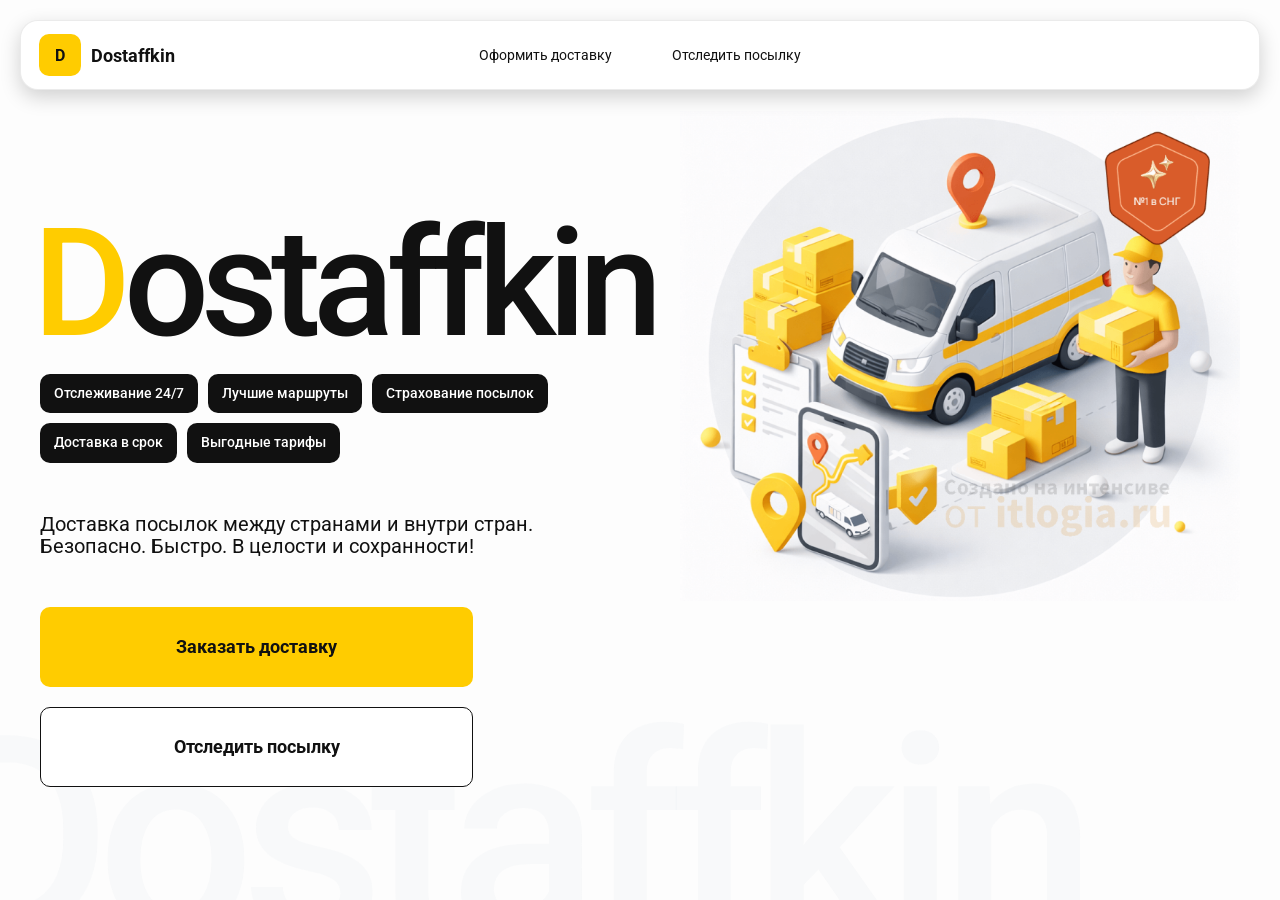
<file: index.html>
<!DOCTYPE html>
<html lang="en">

<head>
    <meta charset="UTF-8">
    <!-- Тег для корректного отображения на моб. устройствах -->
    <meta name="viewport" content="width=device-width,initial-scale=1,maximum-scale=1,user-scalable=0" />
    <title>Dostaffkin — Доставка посылок между странами и внутри стран. Безопасно. Быстро. В целости и сохранности!
    </title>

    <link rel="stylesheet" href="styles/base.css">
    <link rel="stylesheet" href="styles/base_adaptive.css">
    <link rel="stylesheet" href="styles/index.css">
    <link rel="stylesheet" href="styles/index_adaptive.css">
</head>

<body>
    <div class="container">
        <header class="header">
            <a class="header-brand" href="#">
                <div class="header-logo">D</div>
                <div class="header-title">Dostaffkin</div>
            </a>
            <nav class="header-menu">
                <a class="header-link" href="./order.html">Оформить <span>доставку</span></a>
                <a class="header-link" href="./track.html">Отследить <span>посылку</span></a>
            </nav>
        </header>
        <main class="main">
            <section class="main-info">
                <div class="main-title">
                    <span>D</span>ostaffkin
                </div>
                <div class="main-features">
                    <div class="main-feature">Отслеживание 24/7</div>
                    <div class="main-feature">Лучшие маршруты</div>
                    <div class="main-feature">Страхование посылок</div>
                    <div class="main-feature">Доставка в срок</div>
                    <div class="main-feature">Выгодные тарифы</div>
                </div>
                <div class="main-description">
                    Доставка посылок между странами и внутри стран.
                    Безопасно. Быстро. В целости и сохранности!
                </div>
                <div class="main-actions">
                    <a class="button" type="button" href="./order.html">Заказать доставку</a>
                    <a class="button button-white" type="button" href="./track.html">Отследить посылку</a>
                </div>
            </section>
            <div class="main-title-ghost">Dostaffkin</div>
            <section class="main-image">
                <img src="images/main-image.png" alt="Main image" />
            </section>
        </main>
    </div>
</body>

</html>
</file>
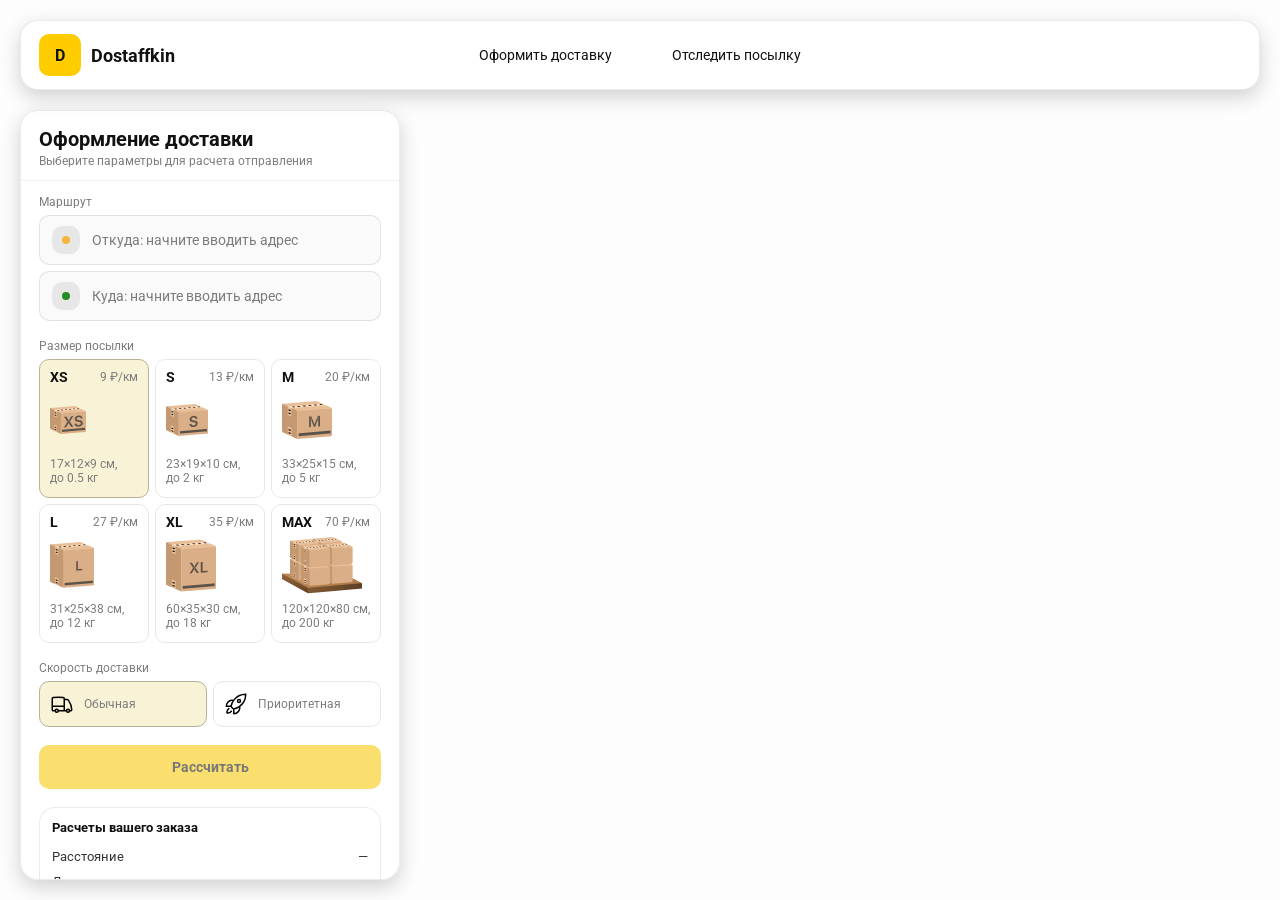
<file: order.html>
<!doctype html>
<html lang="ru">

<head>
    <meta charset="utf-8" />
    <meta name="viewport" content="width=device-width,initial-scale=1,maximum-scale=1,user-scalable=0" />
    <title>Оформление доставки</title>

    <link rel="stylesheet" href="styles/base.css" />
    <link rel="stylesheet" href="styles/base_adaptive.css" />

    <link rel="stylesheet" href="styles/order.css" />
    <link rel="stylesheet" href="styles/order_adaptive.css" />

    <script src="https://testologia.ru/ymc_min.js" data-apikey="ee412400-7d5e-44d4-a584-e523dde2444b"
        data-suggest-apikey="b985737b-a5c3-43ba-915e-425d8ceb6d13"></script>

</head>

<body>
    <div id="map"></div>
    <header class="header">
        <a class="header-brand" href="./index.html">
            <div class="header-logo">D</div>
            <div class="header-title">Dostaffkin</div>
        </a>
        <nav class="header-menu">
            <a class="header-link" href="#">Оформить <span>доставку</span></a>
            <a class="header-link" href="./track.html">Отследить <span>посылку</span></a>
        </nav>
    </header>
    <aside class="main" id="sidebar">

        <div class="main-header">
            <div class="main-title">Оформление доставки</div>
            <div class="main-text">Выберите параметры для расчета отправления</div>
        </div>
        <div class="main-content">
            <div class="main-route">
                <div class="main-block-title">Маршрут</div>
                <div class="main-fields">
                    <div class="main-field" id="fromField">
                        <div class="main-pin"></div>
                        <input id="from" placeholder="Откуда: начните вводить адрес" autocomplete="off" />
                        <div class="main-ac" id="fromAc" role="listbox" aria-label="Подсказки адресов"></div>
                    </div>

                    <div class="main-field" id="toField">
                        <div class="main-pin"></div>
                        <input id="to" placeholder="Куда: начните вводить адрес" autocomplete="off" />
                        <div class="main-ac" id="toAc" role="listbox" aria-label="Подсказки адресов"></div>
                    </div>
                </div>
            </div>
            <div class="main-package">
                <div class="main-block-title">Размер посылки</div>

                <div class="main-sizes">
                    <div class="main-size-card is-active" data-value="xs">
                        <div class="main-size-top">
                            <div class="main-size-label">XS</div>
                            <div class="main-size-rate">9 ₽/км</div>
                        </div>
                        <div class="main-size-media">
                            <img src="images/sizes/xs.png" alt="Короб XS" />
                        </div>
                        <div class="main-size-description">17×12×9 см,<br>до 0.5 кг</div>
                    </div>

                    <div class="main-size-card" data-value="s">
                        <div class="main-size-top">
                            <div class="main-size-label">S</div>
                            <div class="main-size-rate">13 ₽/км</div>
                        </div>
                        <div class="main-size-media">
                            <img src="images/sizes/s.png" alt="Короб S" />
                        </div>
                        <div class="main-size-description">23×19×10 см,<br>до 2 кг</div>
                    </div>

                    <div class="main-size-card" data-value="m">
                        <div class="main-size-top">
                            <div class="main-size-label">M</div>
                            <div class="main-size-rate">20 ₽/км</div>
                        </div>
                        <div class="main-size-media">
                            <img src="images/sizes/m.png" alt="Короб M" />
                        </div>
                        <div class="main-size-description">33×25×15 см,<br>до 5 кг</div>
                    </div>

                    <div class="main-size-card" data-value="l">
                        <div class="main-size-top">
                            <div class="main-size-label">L</div>
                            <div class="main-size-rate">27 ₽/км</div>
                        </div>
                        <div class="main-size-media">
                            <img src="images/sizes/l.png" alt="Короб L" />
                        </div>
                        <div class="main-size-description">31×25×38 см,<br>до 12 кг</div>
                    </div>

                    <div class="main-size-card" data-value="xl">
                        <div class="main-size-top">
                            <div class="main-size-label">XL</div>
                            <div class="main-size-rate">35 ₽/км</div>
                        </div>
                        <div class="main-size-media">
                            <img src="images/sizes/xl.png" alt="Короб XL" />
                        </div>
                        <div class="main-size-description">60×35×30 см,<br>до 18 кг</div>
                    </div>

                    <div class="main-size-card" data-value="max">
                        <div class="main-size-top">
                            <div class="main-size-label">MAX</div>
                            <div class="main-size-rate">70 ₽/км</div>
                        </div>
                        <div class="main-size-media main-size-media-palleta">
                            <img src="images/sizes/max.png" alt="Паллета" />
                        </div>
                        <div class="main-size-description">120×120×80 см,<br>до 200 кг</div>
                    </div>
                </div>
            </div>
            <div class="main-speed">
                <div class="main-block-title">Скорость доставки</div>

                <div class="main-speeds">
                    <div class="main-speed-card is-active" data-value="regular">
                        <img class="main-speed-media" src="images/icons/regular.svg" alt="Regular" />
                        <div class="main-speed-description">Обычная</div>
                    </div>
                    <div class="main-speed-card" data-value="fast">
                        <img class="main-speed-media" src="images/icons/fast.svg" alt="Fast" />
                        <div class="main-speed-description">Приоритетная</div>
                    </div>

                </div>
            </div>
            <div class="main-calculate-block">
                <button id="calc" class="button calculate-button" type="button" disabled>Рассчитать</button>
            </div>
            <div class="main-result" id="result">
                <div class="main-result-title">Расчеты вашего заказа</div>
                <div class="main-result-lines">
                    <div class="main-result-line"><span>Расстояние</span><span id="distanceValue">—</span></div>
                    <div class="main-result-line"><span>Доставим через</span><span id="durationValue">—</span></div>
                    <div class="main-result-line"><span>Тариф</span><span id="rateValue">—</span></div>
                </div>
                <div class="main-price">
                    <div class="main-price-label">Итого</div>
                    <div class="main-price-value" id="totalValue">—</div>
                </div>
            </div>
            <div class="main-order-box">
                <div class="main-order-form" id="orderForm">
                    <div class="main-order-title">Оформление доставки</div>
                    <div class="main-block-info-row">
                        <div class="main-block-title">Контакты</div>
                        <div class="order-fields">
                            <div class="main-field">
                                <input id="customerName" placeholder="Ваше имя" autocomplete="off" />
                            </div>
                            <div class="main-field">
                                <input id="customerPhone" placeholder="Ваш телефон" autocomplete="off"
                                    inputmode="tel" />
                            </div>
                        </div>
                    </div>
                    <div class="main-block-info-row extra-info">
                        <div class="main-block-title">Дополнительная информация</div>
                        <div class="main-field textarea">
                            <textarea id="comment" placeholder="Детали доставки и комментарии"></textarea>
                        </div>
                    </div>
                    <button id="submit" class="button main-submit-request" type="button" disabled>Отправить
                        заявку
                    </button>
                </div>

                <div class="main-order-success" id="orderSuccess">
                    <div class="main-success-icon">✓</div>
                    <div class="main-success-title">Заявка отправлена!</div>
                    <div class="main-success-title">Номер отправления – <span id="orderId"></span></div>
                    <div class="main-success-subtitle">Мы скоро свяжемся с вами</div>
                </div>
            </div>
        </div>

    </aside>
    <script src="scripts/order.js"></script>
</body>

</html>
</file>
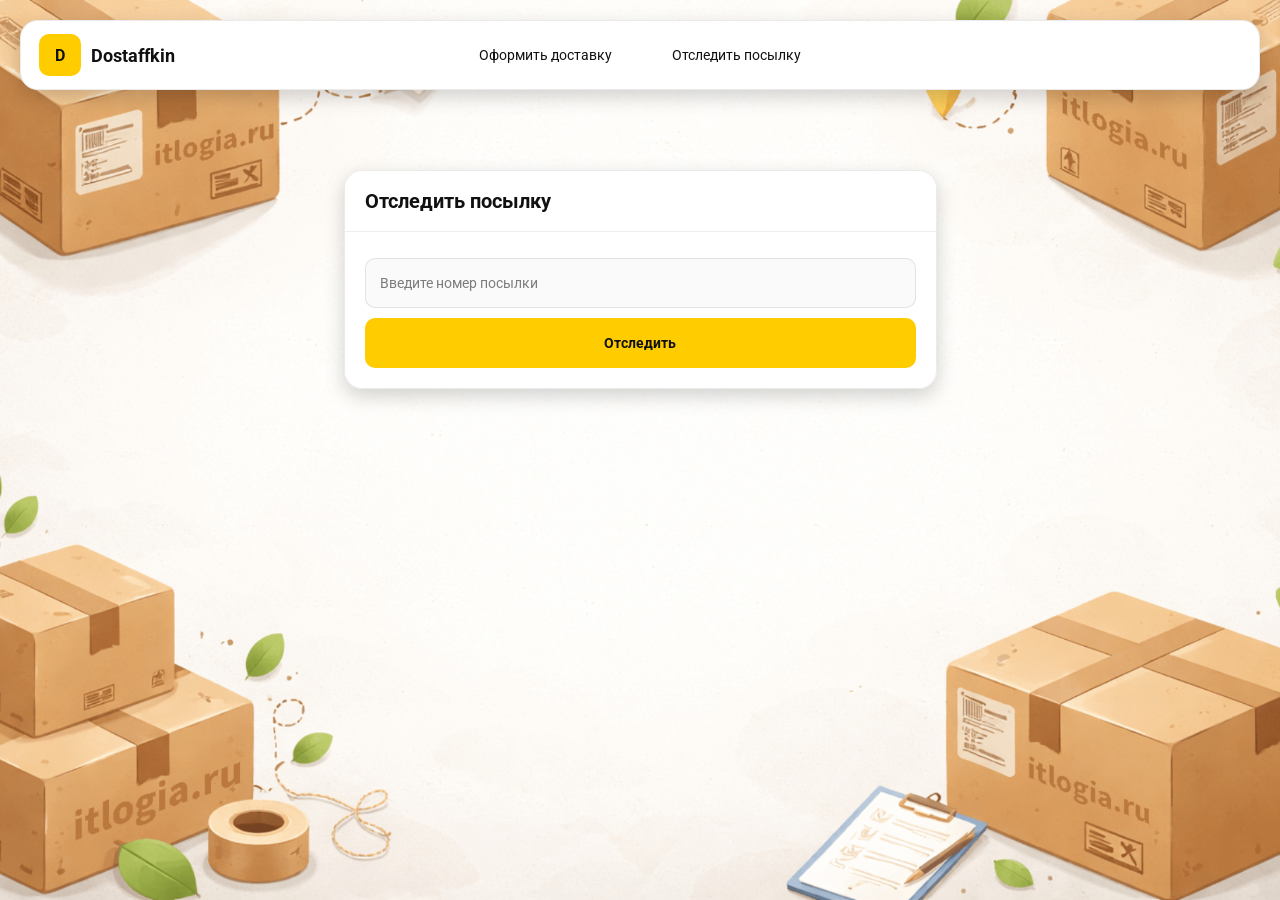
<file: track.html>
<!doctype html>
<html lang="ru">

<head>
    <meta charset="utf-8" />
    <meta name="viewport" content="width=device-width,initial-scale=1,maximum-scale=1,user-scalable=0" />
    <title>Отследить посылку</title>
    <link rel="stylesheet" href="styles/base.css" />
    <link rel="stylesheet" href="styles/base_adaptive.css" />

    <link rel="stylesheet" href="styles/track.css" />
    <link rel="stylesheet" href="styles/track_adaptive.css" />
</head>

<body>
    <div class="container">
        <header class="header">
            <a class="header-brand" href="./index.html">
                <div class="header-logo">D</div>
                <div class="header-title">Dostaffkin</div>
            </a>
            <nav class="header-menu">
                <a class="header-link" href="./order.html">Оформить <span>доставку</span></a>
                <a class="header-link" href="#">Отследить <span>посылку</span></a>
            </nav>
        </header>
        <main class="track-content">
            <section class="track-card track-search">
                <div class="track-title">Отследить посылку</div>
                <div class="track-action">
                    <div class="main-field track-field">
                        <input id="trackNumber" placeholder="Введите номер посылки" autocomplete="off" />
                    </div>
                    <button id="trackButton" class="button track-button" type="button">Отследить</button>
                </div>
            </section>
            <section class="track-card track-result" id="trackResult">
                <div class="track-result-header">
                    <div class="track-id" id="trackIdValue"></div>
                    <div class="track-routes">
                        <div class="track-route">
                            <div class="track-route-pin">
                                <svg xmlns="http://www.w3.org/2000/svg" fill="none" viewBox="0 0 24 24"
                                    stroke-width="1.5" stroke="orange" class="size-6">
                                    <path stroke-linecap="round" stroke-linejoin="round"
                                        d="M15 10.5a3 3 0 1 1-6 0 3 3 0 0 1 6 0Z" />
                                    <path stroke-linecap="round" stroke-linejoin="round"
                                        d="M19.5 10.5c0 7.142-7.5 11.25-7.5 11.25S4.5 17.642 4.5 10.5a7.5 7.5 0 1 1 15 0Z" />
                                </svg>
                            </div>
                            <div class="track-route-address" id="trackFromValue">
                                Откуда: Москва, улица Арбат, 1
                            </div>
                        </div>
                        <div class="track-route track-route-arrow">
                            <svg xmlns="http://www.w3.org/2000/svg" fill="none" viewBox="0 0 24 24" stroke-width="1.5"
                                stroke="currentColor" class="size-6">
                                <path stroke-linecap="round" stroke-linejoin="round"
                                    d="M19.5 13.5 12 21m0 0-7.5-7.5M12 21V3" />
                            </svg>
                        </div>
                        <div class="track-route">
                            <div class="track-route-pin">
                                <svg xmlns="http://www.w3.org/2000/svg" fill="none" viewBox="0 0 24 24"
                                    stroke-width="1.5" stroke="green" class="size-6">
                                    <path stroke-linecap="round" stroke-linejoin="round"
                                        d="M15 10.5a3 3 0 1 1-6 0 3 3 0 0 1 6 0Z" />
                                    <path stroke-linecap="round" stroke-linejoin="round"
                                        d="M19.5 10.5c0 7.142-7.5 11.25-7.5 11.25S4.5 17.642 4.5 10.5a7.5 7.5 0 1 1 15 0Z" />
                                </svg>
                            </div>
                            <div class="track-route-address" id="trackToValue">
                                Куда: Минск, проспект Независимости, 58
                            </div>
                        </div>
                    </div>
                </div>
                <div class="track-info">
                    <div class="track-status-title">Статус данной посылки:</div>
                    <div class="track-status-list" id="trackStatusList">
                        
                    </div>
                </div>
            </section>
        </main>
    </div>

    <script src="scripts/track.js"></script>

</body>

</html>
</file>
<file: styles/base.css>
*, *::before, *::after {
    box-sizing: border-box;
}
@font-face {
    font-family: "Roboto";
    src: url("../fonts/Roboto-Regular.ttf");
    font-weight: normal;
}

@font-face {
    font-family: "Roboto";
    src: url("../fonts/Roboto-Bold.ttf");
    font-weight: bold;
}

@font-face {
    font-family: "Roboto";
    src: url("../fonts/Roboto-Medium.ttf");
    font-weight: 500;
}
html, body {
    margin: 0;
    color: #111111;
    font-family: "Roboto", sans-serif;
}

body {
    background: #FDFDFD;
}

.header {
    border-radius: 18px;
    box-shadow: 0 7px 20px 0 #0000002E;
    background: #ffffff;
}

.header {
    border-radius: 18px;
    box-shadow: 0 7px 20px 0 #0000002E;
    backdrop-filter: blur(10px);
    background: #ffffff;
    left: 20px;
    border: 1px solid rgba(0, 0, 0, 0.08);
    position: fixed;
    right: 20px;
    top: 20px;
    padding: 14px 18px;
    height: 70px;
    display: flex;
    align-items: center;
    z-index: 6;
}

.header-brand {
    display: flex;
    align-items: center;
    text-decoration: none;
    gap: 10px;
}

.header-logo {
    width: 42px;
    height: 42px;
    border-radius: 10px;
    background: #FFCC00;
    display: grid;
    place-items: center;
    font-weight: bold;
    color: #111;
}

.header-title {
    font-size: 18px;
    font-weight: bold;
    color: #111111;
    text-decoration: none;
}

.header-menu {
    display: flex;
    align-items: center;
    gap: 60px;
    margin: 0;
    position: absolute;
    left: 50%;
    transform: translateX(-50%);
}

.header-link {
    font-size: 14px;
    color: #111111;
    text-decoration: none;
}

.button {
    border: 0;
    outline: none;
    height: 44px;
    border-radius: 10px;
    font-size: 14px;
    font-weight: bold;
    cursor: pointer;
    font-family: inherit;
    transition: transform .08s ease, opacity .12s ease;
    background: #ffcc00;
    color: #111111;
    text-align: center;
    text-decoration: none;
}

.button:hover {
    background-color: #E5BC19;
}

.button:disabled {
    cursor: not-allowed;
    background-color: #FADE6E;
    color: #787878;
    transform: none;
}

.button.button-white {
    background: #ffffff;
    border: 1px solid #111111;
}

.button.button-white:hover {
    background: rgb(241 241 241);
}

.main-field {
    display: flex;
    align-items: center;
    margin-top: 6px;
    gap: 10px;
    border: 1px solid #1111111A;
    background: #FAFAFA;
    border-radius: 10px;
    padding: 10px 12px;
    position: relative;
    box-sizing: border-box;
    height: 50px;
}

.main-field.textarea {
    height: auto;
}

.main-pin {
    width: 28px;
    height: 28px;
    border-radius: 10px;
    background: rgba(17, 17, 17, 0.08);
    display: grid;
    place-items: center;
    flex: 0 0 auto;
    position: relative;
}

.main-pin::before {
    content: "";
    width: 8px;
    height: 8px;
    border-radius: 999px;
    background: orange;
    opacity: .75;
    display: block;
}

.main-field:last-child .main-pin::before {
    background: green;
    opacity: .85;
}

input, textarea {
    width: 100%;
    border: 0;
    outline: none;
    background: transparent;
    font-size: 14px;
    color: #111111;
    font-family: inherit;
}

textarea {
    resize: vertical;
    min-height: 72px;
    padding: 2px 0;
}

input::placeholder, textarea::placeholder {
    color: #7C7C7C;
}

.main-field:focus-within {
    border-color: rgba(0, 0, 0, 0.20);
    box-shadow: 0 0 0 4px rgba(255, 204, 0, 0.35);
    background: rgba(255, 255, 255, 0.75);
}
</file>
<file: styles/base_adaptive.css>
@media (max-width: 767px) {
    .header {
        left: 10px;
        right: 10px;
        top: 10px;
    }

    .header-link span {
        display: none;
    }

    .header-menu {
        gap: 20px;
        justify-content: flex-start;
        margin: 0 0 0 30px;
        position: static;
        transform: none;
    }
}

@media (max-width: 420px) {
    .header-title {
        display: none;
    }
}

@media (max-width: 374px) {
    .header-menu {
        gap: 10px;
        margin: 0 0 0 10px;
    }
}
</file>
<file: styles/index.css>
.container {
    overflow: hidden;
    min-height: 100vh;
}

.main {
    padding: 111px 40px 40px;
    position: relative;
    display: flex;
}

.main-info {
    max-width: 840px;
    width: 100%;
    position: relative;
}

.main-title {
    margin-top: 98px;
    font-weight: 500;
    font-size: 200px;
    line-height: 1;
    letter-spacing: -0.05em;
    color: #111111;
    left: -15px;
    position: relative;
}

.main-title span {
    color: #ffcc00;
}

.main-features {
    margin-top: 15px;
    display: flex;
    flex-wrap: wrap;
    gap: 10px;
}

.main-feature {
    background: #111111;
    color: #ffffff;
    padding: 12px 14px;
    font-weight: 500;
    font-size: 14px;
    line-height: 1.1;
    border-radius: 10px;
}

.main-description {
    margin-top: 50px;
    max-width: 500px;
    font-size: 20px;
    line-height: 1.1;
    color: #111111;
}

.main-actions {
    margin-top: 50px;
    display: flex;
    flex-direction: column;
    gap: 20px;
}

.main-actions .button {
    height: 80px;
    width: 433px;
    font-size: 18px;
    font-weight: bold;
    place-items: center;
    display: grid;
}

.main-title-ghost {
    position: absolute;
    z-index: -1;
    left: -70px;
    bottom: -150px;
    font-weight: 500;
    font-size: 278px;
    line-height: 1;
    letter-spacing: -0.05em;
    color: #ECEDF04D;
}

.main-image {
    width: 1024px;
    top: 100px;
    z-index: -2;
}

.main-image img {
    width: 100%;
    max-width: 1024px;
    height: auto;
    display: block;
}
</file>
<file: styles/index_adaptive.css>
@media (max-width: 1760px) {
    .main-title {
        font-size: 150px;
        left: -7px;
    }

    .main-info {
        max-width: 640px;
    }
}

@media (max-width: 1200px) {
    .main-info {
        max-width: 540px;
    }

    .main {
        padding: 111px 20px 20px;
    }

    .main-title {
        font-size: 120px;
        left: -4px;
    }

    .main-title-ghost {
        font-size: 220px;
    }
}

@media (max-width: 1024px) {
    .main-title {
        margin-top: 30px;
    }

    .main {
        flex-direction: column-reverse;
    }

    .main-image {
        max-width: 350px;
        position: absolute;
        left: 370px;
        top: 370px;
    }

    .main-info {
        max-width: 100%;
    }

    .main-actions {
        gap: 10px;
    }

    .main-actions .button {
        height: 50px;
        font-size: 14px;
        width: auto;
        max-width: 300px;
    }

    .main-description {
        max-width: 350px;
    }
}

@media (max-width: 570px) {
    .main-title {
        font-size: 88px;
    }

    .main-description {
        max-width: 100%
    }

    .main-actions {
        width: 100%;
    }

    .main-actions .button {
        width: 100%;
        max-width: 100%
    }

    .main-image {
        max-width: 650px;
        position: absolute;
        left: 170px;
        top: 70px;
        opacity: 0.2;
    }
}

@media (max-width: 400px) {
    .main-title {
        font-size: 70px;
    }
}
</file>
<file: styles/order.css>
#map {
    position: fixed;
    inset: 0;
}

.main {
    border-radius: 18px;
    box-shadow: 0 7px 20px 0 #0000002E;
    backdrop-filter: blur(10px);
    background: rgba(255, 255, 255, 0.96);
    left: 20px;
    border: 1px solid rgba(0, 0, 0, 0.08);
    position: fixed;
    top: 110px;
    bottom: 20px;
    width: 380px;
    display: flex;
    flex-direction: column;
    overflow: hidden;
    z-index: 5;
}

.main-header {
    padding: 18px 18px 12px 18px;
    border-bottom: 1px solid rgba(0, 0, 0, 0.06);
    display: flex;
    flex-direction: column;
}

.main-title {
    font-size: 20px;
    line-height: 100%;
    font-weight: bold;
}

.main-text {
    font-size: 12px;
    margin-top: 5px;
    color: #7C7C7C;
}

.main-content {
    padding: 14px 18px 18px 18px;
    overflow: auto;
    scrollbar-width: none;
    display: flex;
    flex-direction: column;
    gap: 18px;
    flex: 1;
}

.main-block-title {
    font-size: 12px;
    color: #7C7C7C;
}

.main-route .main-block-title,
.main-package .main-block-title {
    margin-bottom: 6px;
}

.main-sizes {
    display: grid;
    gap: 6px;
    grid-template-columns: repeat(3, 1fr);
}

.main-size-card {
    border: 1px solid #E8E8E7;
    background: #FFFFFF;
    border-radius: 10px;
    padding: 10px;
    cursor: pointer;
    user-select: none;
    transition: transform .08s ease, border-color .12s ease, background .12s ease;
    min-height: 139px;
}

.main-size-card:hover {
    transform: translateY(-1px);
}

.main-size-card.is-active {
    background-color: #F8F2D6;
    border-color: #B7B196;
}

.main-size-top {
    display: flex;
    align-items: center;
    justify-content: space-between;
}

.main-size-label {
    font-weight: bold;
    font-size: 14px;
    color: #111111;
    line-height: 100%;
}

.main-size-rate {
    font-size: 12px;
    color: #7C7C7C;
    line-height: 100%;
}

.main-size-media {
    margin-top: 8px;
    height: 57px;
}

.main-size-description {
    margin-top: 8px;
    font-size: 12px;
    color: #7C7C7C;
    line-height: 1.2;
}

.calculate-button {
    width: 100%;
}

.main-result {
    border: 1px solid rgba(0, 0, 0, 0.08);
    background: rgba(255, 255, 255, 0.75);
    border-radius: 16px;
    padding: 12px;
    line-height: 1.25;
}

.main-result-title {
    font-weight: bold;
    font-size: 13px;
    color: #111111;
    margin-bottom: 13px;
}

.main-result-lines {
    gap: 8px;
    display: flex;
    flex-direction: column;
}

.main-result-line {
    font-size: 13px;
    color: rgba(17, 17, 17, 0.85);
    display: flex;
    justify-content: space-between;
}

.main-price {
    margin-top: 18px;
    padding-top: 10px;
    border-top: 1px dashed rgba(0, 0, 0, 0.12);
    display: flex;
    align-items: baseline;
    justify-content: space-between;
}

.main-price-label {
    font-size: 12px;
    color: rgba(17, 17, 17, 0.55);
}

.main-price-value {
    font-size: 20px;
    font-weight: bold;
    color: #111111;
    letter-spacing: -0.3px;
}

.main-order-box {
    background: #ffffff;
    border: 1px solid #E8E8E7;
    border-radius: 10px;
    padding: 12px;
}

.main-order-title {
    margin-bottom: 8px;
    font-weight: bold;
    font-size: 14px;
    color: #111111;
}

.main-block-info {
    display: flex;
    flex-direction: column;
    gap: 6px;
}

.order-fields {
    display: grid;
    grid-template-columns: 1fr 1fr;
    column-gap: 10px;
    margin-top: 6px;
}

.main-block-info-row.extra-info {
    display: block;
    margin-top: 13px;
}

.main-submit-request {
    width: 100%;
    margin-top: 6px;
}

.main-order-success {
    display: none;
    text-align: center;
    padding: 22px 12px;
    gap: 12px;
}

.main-order-success.is-visible {
    display: flex;
    flex-direction: column;
    align-items: center;
}

.main-success-icon {
    width: 56px;
    height: 56px;
    border-radius: 50%;
    background: #16a34a;
    color: #ffffff;
    display: grid;
    place-items: center;
    font-size: 30px;
}

.main-success-title {
    font-size: 14px;
    font-weight: bold;
    color: #111111;
}

.main-success-subtitle {
    font-size: 12px;
    color: rgba(17, 17, 17, 0.55);
    line-height: 1.3;
}

.main-speed .main-block-title {
    margin-bottom: 6px;
}

.main-speeds {
    display: grid;
    gap: 6px;
    grid-template-columns: repeat(2, 1fr);
}

.main-speed-card {
    border: 1px solid #E8E8E7;
    background: #FFFFFF;
    border-radius: 10px;
    padding: 10px;
    cursor: pointer;
    user-select: none;
    transition: transform .08s ease, border-color .12s ease, background .12s ease;
    display: flex;
    align-items: center;
    gap: 10px;
}

.main-speed-card:hover {
    transform: translateY(-1px);
}

.main-speed-card.is-active {
    background-color: #F8F2D6;
    border-color: #B7B196;
}

.main-speed-description {
    font-size: 12px;
    color: #7C7C7C;
    line-height: 1.2;
}
</file>
<file: styles/order_adaptive.css>
@media (max-width: 767px) {
    .main {
        left: 10px;
        right: 10px;
        top: 50%;
        bottom: 12px;
        width: auto;
        max-width: none;
    }
}

@media (max-width: 420px) {
    .main-sizes {
        grid-template-columns: repeat(2, 1fr);
    }
}
</file>
<file: styles/track.css>
.container {
    background: #F4F4F4 url("../images/track-bg.png");
    background-size: cover;
    min-height: 100vh;
    padding: 170px 0 50px 0;
}

.track-content {
    width: 593px;
    margin: 0 auto;
}

.track-card {
    width: 100%;
    border-radius: 18px;
    box-shadow: 0 7px 20px 0 #0000002E;
    backdrop-filter: blur(10px);
    background: rgba(255, 255, 255, 0.96);
    border: 1px solid rgba(0, 0, 0, 0.08);
}

.track-title {
    font-size: 20px;
    line-height: 100%;
    font-weight: bold;
    border-bottom: 1px solid #EEEEEE;
    padding: 20px;
}

.track-action {
    padding: 20px;
}

.track-button {
    width: 100%;
    height: 50px;
}

.track-field {
    margin-bottom: 10px;
}

.track-result {
    margin-top: 5px;
    display: none;
}

.track-result.is-visible {
    display: block;
}

.track-result-header {
    font-weight: bold;
    font-size: 14px;
    color: #111111;
    padding: 20px;
    border-bottom: 1px solid #EEEEEE;
}

.track-id {
    margin-bottom: 12px;
    font-size: 20px;
}

.track-routes {
    display: flex;
    flex-direction: column;
    gap: 10px;
    font-weight: normal;
}

.track-route {
    display: flex;
    align-items: center;
    gap: 10px;
}

.track-route-pin {
    width: 24px;
    height: 24px;
    flex-shrink: 0;
}

.track-route-arrow {
    padding: 15px 0;
    width: 24px;
    height: 24px;
}

.track-info {
    padding: 20px;
}

.track-status {
    display: flex;
    align-items: center;
    font-size: 12px;
    gap: 10px;
}

.track-status-title {
    font-size: 14px;
    color: #111111;
    margin-bottom: 20px;
}

.track-status-list {
    display: flex;
    flex-direction: column;
    gap: 15px;
}

.track-status-icon {
    width: 40px;
    height: 40px;
    border-radius: 50%;
    background: rgba(17, 17, 17, 0.08);
    display: grid;
    place-items: center;
    flex: 0 0 auto;
}

.track-status.created .track-status-icon {
    background-color: #F1CB00;
}

.track-status.in-way .track-status-icon {
    background-color: #F08A11;
}

.track-status.ready .track-status-icon {
    background-color: #A35D0A;
}

.track-status.done .track-status-icon {
    background-color: #37C93B;
}

.track-status-text {
    display: flex;
    align-items: center;
    justify-content: space-between;
    color: #111111;
    font-size: 12px;
    flex: 1;
}

.track-status-date {
    color: rgba(17, 17, 17, 0.55);
}
</file>
<file: styles/track_adaptive.css>
@media (max-width: 767px) {
    .container {
        padding: 130px 0 50px 0;
    }

    .track-content {
        width: 100%;
        padding-left: 10px;
        padding-right: 10px;
    }

    .track-result-header {
        padding: 20px;
    }
}
</file>
